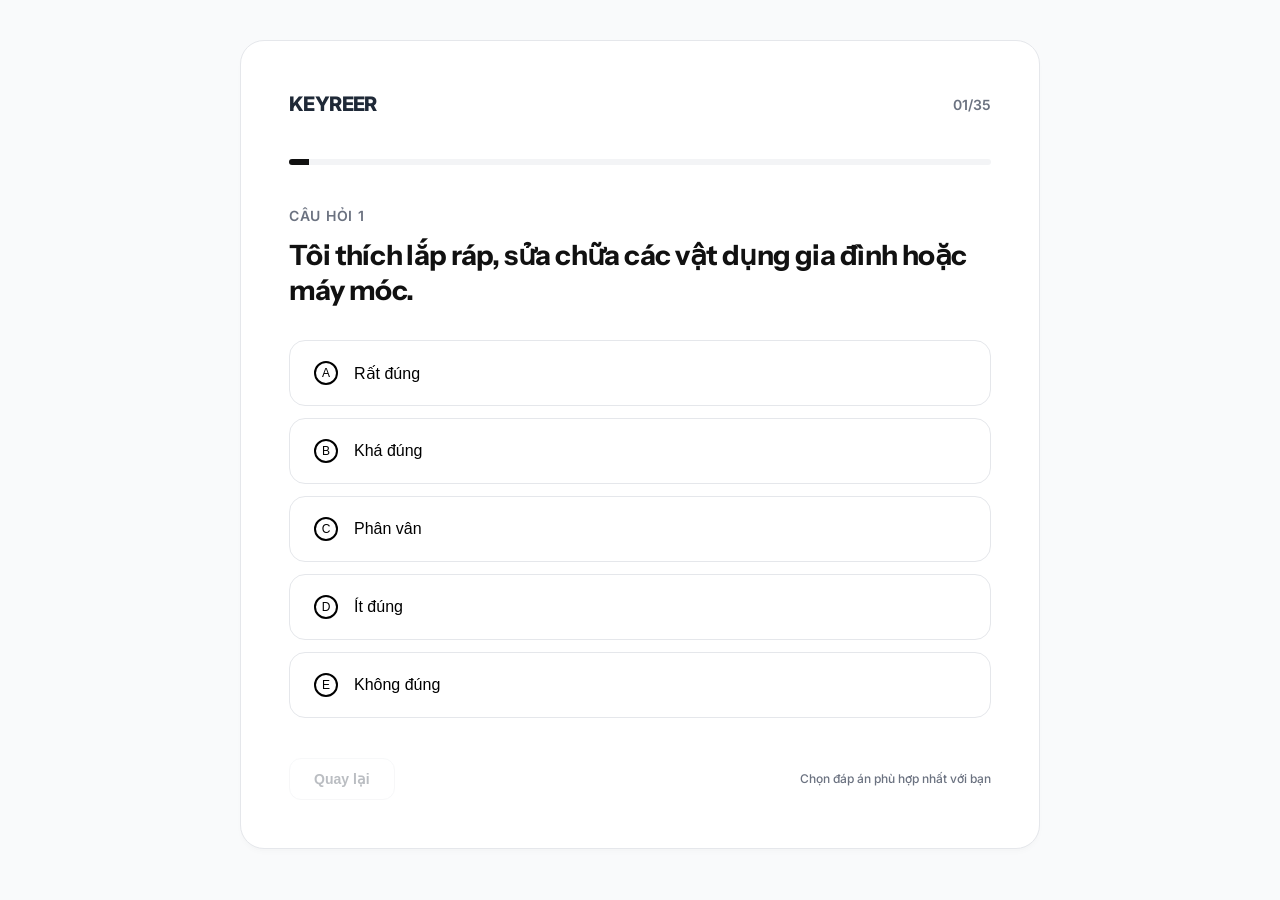
<file: Step 2/index.html>
<!DOCTYPE html>
<html lang="vi">

<head>
  <meta charset="UTF-8">
  <meta name="viewport" content="width=device-width, initial-scale=1.0">
  <title>Trắc Nghiệm Định Hướng Nghề Nghiệp</title>

  <!-- Google Fonts -->
  <link rel="preconnect" href="https://fonts.googleapis.com">
  <link rel="preconnect" href="https://fonts.gstatic.com" crossorigin>
  <link
    href="https://fonts.googleapis.com/css2?family=Inter:wght@400;500;600;700;800&family=Instrument+Sans:ital,wght@0,400..700;1,400..700&display=swap"
    rel="stylesheet">

  <style>
    :root {
      --primary: #111111;
      --accent: #FF5A5F;
      --bg: #F9FAFB;
      --card-bg: #FFFFFF;
      --border: #E5E7EB;
      --text-main: #1F2937;
      --text-muted: #6B7280;
      --transition: all 0.3s cubic-bezier(0.4, 0, 0.2, 1);
    }

    * {
      margin: 0;
      padding: 0;
      box-sizing: border-box;
    }

    body {
      font-family: 'Inter', -apple-system, sans-serif;
      background-color: var(--bg);
      color: var(--text-main);
      line-height: 1.5;
      min-height: 100vh;
      display: flex;
      flex-direction: column;
    }

    /* Layout */
    .quiz-container {
      max-width: 800px;
      margin: 40px auto;
      width: 92%;
      flex-grow: 1;
    }

    .card {
      background: var(--card-bg);
      border: 1px solid var(--border);
      border-radius: 24px;
      padding: 48px;
      box-shadow: 0 4px 6px -1px rgba(0, 0, 0, 0.02), 0 2px 4px -1px rgba(0, 0, 0, 0.01);
      position: relative;
    }

    /* Progress */
    .progress-shell {
      width: 100%;
      height: 6px;
      background: #F3F4F6;
      border-radius: 100px;
      margin-bottom: 40px;
      overflow: hidden;
    }

    .progress-bar {
      height: 100%;
      background: var(--primary);
      width: 0%;
      transition: width 0.4s ease;
    }

    /* Question Styles */
    .question-header {
      margin-bottom: 32px;
    }

    .question-number {
      font-size: 0.875rem;
      font-weight: 600;
      text-transform: uppercase;
      letter-spacing: 0.05em;
      color: var(--text-muted);
      margin-bottom: 12px;
      display: block;
    }

    .question-text {
      font-family: 'Instrument Sans', sans-serif;
      font-size: 1.75rem;
      font-weight: 700;
      letter-spacing: -0.02em;
      line-height: 1.25;
      color: #111;
    }

    /* Choices */
    .choices-grid {
      display: flex;
      flex-direction: column;
      gap: 12px;
    }

    .choice-btn {
      width: 100%;
      padding: 20px 24px;
      background: #fff;
      border: 1.5px solid var(--border);
      border-radius: 16px;
      text-align: left;
      font-size: 1rem;
      font-weight: 500;
      cursor: pointer;
      transition: var(--transition);
      display: flex;
      align-items: center;
      gap: 16px;
    }

    .choice-btn:hover {
      border-color: #111;
      background: #FAFAFA;
      transform: translateY(-1px);
    }

    .choice-btn.selected {
      background: #111;
      border-color: #111;
      color: #fff;
    }

    .choice-icon {
      width: 24px;
      height: 24px;
      border: 2px solid currentColor;
      border-radius: 50%;
      display: flex;
      align-items: center;
      justify-content: center;
      font-size: 0.75rem;
      flex-shrink: 0;
    }

    /* Footer */
    .quiz-footer {
      margin-top: 40px;
      display: flex;
      justify-content: space-between;
      align-items: center;
    }

    .btn {
      padding: 12px 24px;
      border-radius: 12px;
      font-weight: 600;
      font-size: 0.875rem;
      cursor: pointer;
      transition: var(--transition);
      border: 1px solid transparent;
    }

    .btn-outline {
      background: transparent;
      border-color: var(--border);
      color: var(--text-main);
    }

    .btn-outline:hover:not(:disabled) {
      border-color: #111;
    }

    .btn-outline:disabled {
      opacity: 0.3;
      cursor: not-allowed;
    }

    /* Results */
    #resultScreen {
      display: none;
    }

    .result-header {
      text-align: center;
      margin-bottom: 40px;
    }

    .result-header h2 {
      font-size: 2.5rem;
      font-family: 'Instrument Sans', sans-serif;
      margin-bottom: 16px;
    }

    .score-overview {
      display: grid;
      grid-template-columns: repeat(auto-fit, minmax(120px, 1fr));
      gap: 16px;
      margin-bottom: 40px;
    }

    .score-card {
      padding: 20px;
      border-radius: 20px;
      background: #F9FAFB;
      text-align: center;
      border: 1px solid var(--border);
    }

    .score-val {
      font-size: 1.5rem;
      font-weight: 800;
      display: block;
      margin-bottom: 4px;
    }

    .score-label {
      font-size: 0.75rem;
      font-weight: 600;
      color: var(--text-muted);
      text-transform: uppercase;
    }

    .insight-grid {
      display: grid;
      grid-template-columns: 1fr 1fr;
      gap: 20px;
      margin-top: 24px;
    }

    .insight-box {
      padding: 24px;
      border-radius: 20px;
      background: #fff;
      border: 1px solid var(--border);
    }

    .insight-box h4 {
      font-size: 1rem;
      margin-bottom: 12px;
      display: flex;
      align-items: center;
      gap: 8px;
    }

    .insight-box p {
      font-size: 0.875rem;
      color: var(--text-muted);
      line-height: 1.6;
    }

    .jobs-section {
      margin-top: 40px;
      padding-top: 40px;
      border-top: 1px solid var(--border);
    }

    .jobs-grid {
      display: flex;
      flex-wrap: wrap;
      gap: 12px;
      margin-top: 20px;
    }

    .job-chip {
      padding: 8px 16px;
      background: #F3F4F6;
      border-radius: 100px;
      font-size: 0.875rem;
      font-weight: 500;
    }

    .section-label {
      font-size: 0.875rem;
      font-weight: 700;
      text-transform: uppercase;
      letter-spacing: 0.05em;
      color: #111;
    }

    .result-actions {
      display: flex;
      gap: 12px;
      margin-top: 48px;
      justify-content: center;
    }

    .btn-solid {
      background: #111;
      color: #fff;
      padding: 14px 32px;
    }

    .btn-solid:hover {
      background: #333;
      transform: translateY(-2px);
    }

    /* Animations */
    @keyframes slideIn {
      from {
        opacity: 0;
        transform: translateY(10px);
      }

      to {
        opacity: 1;
        transform: translateY(0);
      }
    }

    .animate-in {
      animation: slideIn 0.4s ease forwards;
    }

    @media (max-width: 640px) {
      .card {
        padding: 24px;
      }

      .question-text {
        font-size: 1.5rem;
      }

      .insight-grid {
        grid-template-columns: 1fr;
      }
    }
  </style>
</head>

<body>

  <div class="quiz-container">
    <div class="card" id="quizCard">
      <!-- Top Nav -->
      <div id="topBar"
        style="display: flex; justify-content: space-between; align-items: center; margin-bottom: 40px;">
        <div style="font-weight: 800; font-size: 1.25rem; letter-spacing: -0.03em;">KEYREER</div>
        <div style="font-size: 0.875rem; font-weight: 600; color: var(--text-muted);" id="qCount">01/35</div>
      </div>

      <!-- Progress -->
      <div class="progress-shell" id="progressShell">
        <div class="progress-bar" id="progressBar"></div>
      </div>

      <!-- Question Area -->
      <div id="questionArea">
        <!-- Injected by JS -->
      </div>

      <!-- Result Screen -->
      <div id="resultScreen">
        <!-- Injected by JS -->
      </div>

      <!-- Footer Nav -->
      <div class="quiz-footer" id="quizFooter">
        <button class="btn btn-outline" id="prevBtn" onclick="prevQuestion()" disabled>Quay lại</button>
        <div id="hdrBlock" style="text-align: center; color: var(--text-muted); font-size: 0.75rem; font-weight: 500;">
          Chọn đáp án phù hợp nhất với bạn
        </div>
      </div>
    </div>
  </div>

  <script>
    const questions = [
      { id: 1, text: "Tôi thích lắp ráp, sửa chữa các vật dụng gia đình hoặc máy móc.", group: "R" },
      { id: 2, text: "Tôi thích làm việc với các công cụ, thiết bị kỹ thuật.", group: "R" },
      { id: 3, text: "Tôi thích các hoạt động ngoài trời, vận động tay chân.", group: "R" },
      { id: 4, text: "Tôi thích tìm hiểu cách thức vận động của các loại máy móc.", group: "R" },
      { id: 5, text: "Tôi là người thực tế, thích làm việc với đồ vật hơn là con người.", group: "R" },

      { id: 6, text: "Tôi thích quan sát, học hỏi và giải quyết các vấn đề toán học, khoa học.", group: "I" },
      { id: 7, text: "Tôi thích đọc các bài báo về khoa học, công nghệ mới.", group: "I" },
      { id: 8, text: "Tôi thích phân tích dữ liệu và tìm ra quy luật đằng sau chúng.", group: "I" },
      { id: 9, text: "Tôi thường đặt câu hỏi 'Tại sao' trước mọi hiện tượng.", group: "I" },
      { id: 10, text: "Tôi thích làm việc độc lập để nghiên cứu một vấn đề.", group: "I" },

      { id: 11, text: "Tôi thích vẽ, thiết kế hoặc chụp ảnh.", group: "A" },
      { id: 12, text: "Tôi thích viết lách, sáng tạo nội dung hoặc kể chuyện.", group: "A" },
      { id: 13, text: "Tôi thích nghe nhạc, chơi nhạc cụ hoặc tham gia các hoạt động nghệ thuật.", group: "A" },
      { id: 14, text: "Tôi thích trang trí nhà cửa, phối đồ thời trang.", group: "A" },
      { id: 15, text: "Tôi là người nhạy cảm, giàu trí tưởng tượng và yêu cái đẹp.", group: "A" },

      { id: 16, text: "Tôi thích giúp đỡ mọi người xung quanh khi họ gặp khó khăn.", group: "S" },
      { id: 17, text: "Tôi thích giảng dạy, truyền đạt kiến thức cho người khác.", group: "S" },
      { id: 18, text: "Tôi thích làm việc trong các dự án cộng đồng, thiện nguyện.", group: "S" },
      { id: 19, text: "Mọi người thường tìm đến tôi để tâm sự và xin lời khuyên.", group: "S" },
      { id: 20, text: "Tôi thích làm việc trong môi trường tập thể, kết nối mọi người.", group: "S" },

      { id: 21, text: "Tôi thích thuyết phục người khác đồng ý với ý kiến của mình.", group: "E" },
      { id: 22, text: "Tôi thích dẫn dắt, tổ chức các hoạt động hoặc đội nhóm.", group: "E" },
      { id: 23, text: "Tôi quan tâm đến kinh doanh, khởi nghiệp hoặc quản lý.", group: "E" },
      { id: 24, text: "Tôi thích đặt ra các mục tiêu cao và tìm cách đạt được chúng.", group: "E" },
      { id: 25, text: "Tôi là người tự tin, quyết đoán và có khả năng đàm phán.", group: "E" },

      { id: 26, text: "Tôi thích làm việc với các con số, dữ liệu và hồ sơ.", group: "C" },
      { id: 27, text: "Tôi thích sự ngăn nắp, kỷ luật và các quy tắc rõ ràng.", group: "C" },
      { id: 28, text: "Tôi thích lập kế hoạch chi tiết cho công việc và cuộc sống.", group: "C" },
      { id: 29, text: "Tôi thích kiểm tra các sai sót trong văn bản hoặc số liệu.", group: "C" },
      { id: 30, text: "Tôi là người cẩn thận, tỉ mỉ và đáng tin cậy.", group: "C" },

      { id: 31, text: "Tôi thích tự mình tạo ra những sản phẩm thủ công.", group: "R" },
      { id: 32, text: "Tôi thích khám phá những vùng đất mới và nghiên cứu về chúng.", group: "I" },
      { id: 33, text: "Tôi thường có những ý tưởng khác biệt so với số đông.", group: "A" },
      { id: 34, text: "Tôi cảm thấy hạnh phúc khi thấy người khác tiến bộ nhờ mình.", group: "S" },
      { id: 35, text: "Tôi thích môi trường làm việc năng động và đầy thử thách.", group: "E" }
    ];

    const groupMeta = {
      R: { name: "Kỹ thuật (Realistic)", icon: "⚙️", color: "blue", desc: "Người của hành động, thực tế và khéo léo." },
      I: { name: "Nghiên cứu (Investigative)", icon: "🔬", color: "purple", desc: "Người của tư duy, phân tích và logic." },
      A: { name: "Nghệ thuật (Artistic)", icon: "🎨", color: "pink", desc: "Người của sáng tạo, cảm xúc và trực giác." },
      S: { name: "Xã hội (Social)", icon: "🤝", color: "green", desc: "Người của kết nối, giúp đỡ và thấu hiểu." },
      E: { name: "Quản lý (Enterprising)", icon: "🚀", color: "orange", desc: "Người của dẫn dắt, mục tiêu và tầm nhìn." },
      C: { name: "Nghiệp vụ (Conventional)", icon: "📂", color: "gray", desc: "Người của quy trình, tổ chức và chi tiết." }
    };

    const careerMap = {
      R: ["Kỹ sư cơ khí", "Kỹ thuật viên điện", "Kiến trúc sư", "Công nghệ ô tô", "Lập trình viên phần cứng"],
      I: ["Nhà khoa học dữ liệu", "Phân tích tài chính", "Nhà nghiên cứu", "Lập trình viên AI", "Y bác sĩ"],
      A: ["Thiết kế đồ họa", "Kiến trúc sư cảnh quan", "Content Creator", "Đạo diễn", "Copywriter"],
      S: ["Quản trị nhân sự", "Chuyên gia tâm lý", "Giáo viên", "Quan hệ công chúng", "Chăm sóc khách hàng"],
      E: ["Quản trị kinh doanh", "Marketing Manager", "Luật sư", "Chuyên viên bán hàng", "Startup Founder"],
      C: ["Kế toán", "Kiểm toán", "Phân tích nghiệp vụ", "Quản lý vận hành", "Data Entry Specialist"]
    };

    let currentIndex = 0;
    let answers = {};

    function showQuestion() {
      const q = questions[currentIndex];
      const area = document.getElementById('questionArea');

      // Update Top Nav
      document.getElementById('qCount').textContent = `${(currentIndex + 1).toString().padStart(2, '0')}/${questions.length}`;

      // Update Progress
      const progress = ((currentIndex + 1) / questions.length) * 100;
      document.getElementById('progressBar').style.width = `${progress}%`;

      // Render Question
      area.innerHTML = `
        <div class="animate-in">
          <div class="question-header">
            <span class="question-number">Câu hỏi ${q.id}</span>
            <h3 class="question-text">${q.text}</h3>
          </div>
          <div class="choices-grid">
            <button class="choice-btn ${answers[q.id] === 5 ? 'selected' : ''}" onclick="saveAnswer(${q.id}, 5)">
              <span class="choice-icon">A</span> Rất đúng
            </button>
            <button class="choice-btn ${answers[q.id] === 4 ? 'selected' : ''}" onclick="saveAnswer(${q.id}, 4)">
              <span class="choice-icon">B</span> Khá đúng
            </button>
            <button class="choice-btn ${answers[q.id] === 3 ? 'selected' : ''}" onclick="saveAnswer(${q.id}, 3)">
              <span class="choice-icon">C</span> Phân vân
            </button>
            <button class="choice-btn ${answers[q.id] === 2 ? 'selected' : ''}" onclick="saveAnswer(${q.id}, 2)">
              <span class="choice-icon">D</span> Ít đúng
            </button>
            <button class="choice-btn ${answers[q.id] === 1 ? 'selected' : ''}" onclick="saveAnswer(${q.id}, 1)">
              <span class="choice-icon">E</span> Không đúng
            </button>
          </div>
        </div>
      `;

      document.getElementById('prevBtn').disabled = currentIndex === 0;
    }

    function saveAnswer(qId, val) {
      answers[qId] = val;
      showQuestion(); // re-render to show selection

      // Auto-advance
      setTimeout(() => {
        if (currentIndex < questions.length - 1) {
          currentIndex++;
          showQuestion();
        } else {
          showResult();
        }
      }, 300);
    }

    function prevQuestion() {
      if (currentIndex > 0) {
        currentIndex--;
        showQuestion();
      }
    }

    function showResult() {
      // Calculate scores
      let groupScores = { R: 0, I: 0, A: 0, S: 0, E: 0, C: 0 };
      let groupCounts = { R: 0, I: 0, A: 0, S: 0, E: 0, C: 0 };

      questions.forEach(q => {
        if (answers[q.id]) {
          groupScores[q.group] += answers[q.id];
          groupCounts[q.group]++;
        }
      });

      // Normalize to 100% scale (Max score per question is 5)
      const scores = {};
      Object.keys(groupScores).forEach(g => {
        scores[g] = Math.round((groupScores[g] / (groupCounts[g] * 5)) * 100);
      });

      const sorted = Object.entries(scores).sort((a, b) => b[1] - a[1]);
      const topGroup = sorted[0][0];
      const topInfo = groupMeta[topGroup];

      // Build data for Step 3
      const finalResult = {
        scores,
        sorted,
        topGroup,
        groupDetails: groupMeta,
        timestamp: new Date().toISOString()
      };
      localStorage.setItem('keyreer_result', JSON.stringify(finalResult));

      // Build UI
      const scoreRowsHtml = sorted.map(([g, val]) => `
        <div class="score-card">
          <span class="score-val">${val}%</span>
          <span class="score-label">${groupMeta[g].name.split(' ')[0]}</span>
        </div>
      `).join('');

      const insights = [
        { t: "Thế mạnh", d: `Bạn có xu hướng phát triển mạnh mẽ trong các môi trường ${topInfo.name.toLowerCase()}.` },
        { t: "Tính cách", d: topInfo.desc },
        { t: "Môi trường", d: "Ưu tiên không gian làm việc có tính linh hoạt và đề cao kết quả thực tế." },
        { t: "Cơ hội", d: "Phù hợp với các vị trí yêu cầu chuyên môn sâu hoặc khả năng quản lý đội nhóm." }
      ];

      const insightHtml = insights.map(i => `
        <div class="insight-box">
          <h4>${i.t}</h4>
          <p>${i.d}</p>
        </div>
      `).join('');

      const jobChips = careerMap[topGroup].map(j => `<span class="job-chip">${j}</span>`).join('');

      const resultArea = document.getElementById('resultScreen');
      resultArea.innerHTML = `
        <div class="result-header">
          <div style="font-size: 3.5rem; margin-bottom: 20px;">${topInfo.icon}</div>
          <span class="section-label" style="color:var(--text-muted)">Kết quả của bạn là</span>
          <h2>${topInfo.name}</h2>
          <p style="color:var(--text-muted); max-width: 500px; margin: 0 auto;">
            Dựa trên 35 câu trả lời, bạn thuộc nhóm người có thiên hướng <strong>${topInfo.name}</strong>. 
            Đây là nhóm có những đặc điểm nổi bật phù hợp với thị trường hiện đại.
          </p>
        </div>

        <!-- Score overview -->
        <div class="section-label" style="margin-bottom:12px">Điểm số theo nhóm định hướng</div>
        <div class="score-overview" style="margin-bottom:28px">${scoreRowsHtml}</div>

        <!-- 4 Insight blocks -->
        <div class="section-label" style="margin-bottom:14px">Phân tích chuyên sâu · ${topInfo.icon} ${topInfo.name}</div>
        <div class="insight-grid">${insightHtml}</div>

        <!-- Jobs -->
        <div class="jobs-section">
          <div class="section-label">Nghề nghiệp phù hợp</div>
          <div class="jobs-grid">${jobChips}</div>
        </div>

        <!-- Actions -->
        <div class="result-actions">
          <button class="btn btn-ghost" onclick="window.location.href='/homepage-career-main/'">← Trang chủ</button>
          <button class="btn btn-outline" onclick="restart()">Làm lại</button>
          <button class="btn btn-solid" onclick="window.location.href='/Step 3/'">Khám phá nghề nghiệp →</button>
        </div>
      `;

      // Transition to result
      const card = document.querySelector('.card');
      card.style.transition = 'opacity 0.3s ease';
      card.style.opacity = '0';

      setTimeout(() => {
        document.getElementById('questionArea').style.display = 'none';
        document.getElementById('quizFooter').style.display = 'none';
        document.getElementById('hdrBlock').style.display = 'none';
        document.getElementById('topBar').style.display = 'none';
        document.getElementById('progressShell').style.display = 'none';
        document.getElementById('resultScreen').style.display = 'block';

        card.style.opacity = '1';

        // Auto-scroll to top of result
        window.scrollTo({ top: 0, behavior: 'smooth' });
      }, 300);
    }

    function restart() {
      location.reload();
    }

    // Init
    showQuestion();
  </script>
</body>

</html>
</file>
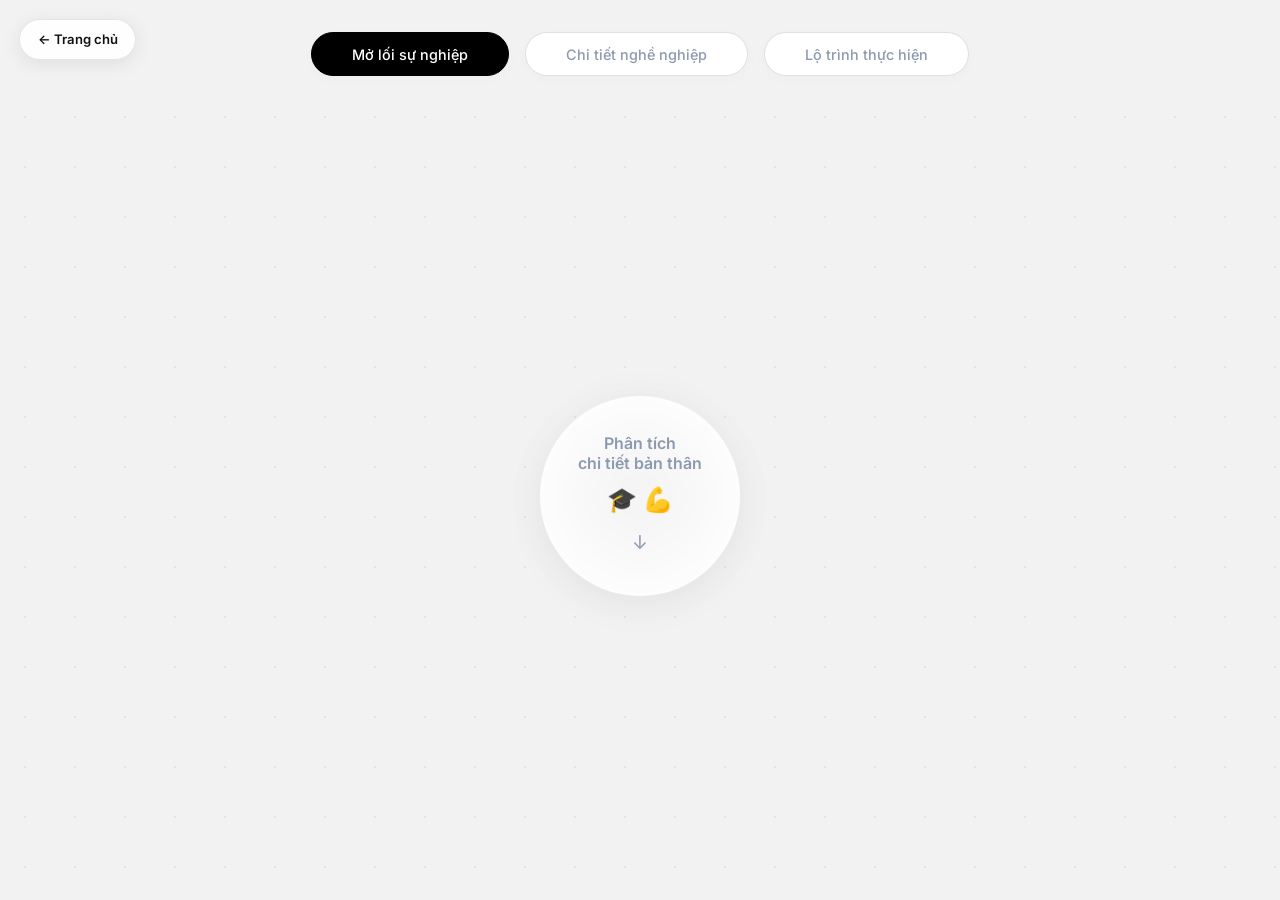
<file: Step 3/index.html>
<!DOCTYPE html>
<html lang="vi">

<head>
    <meta charset="UTF-8">
    <meta name="viewport" content="width=device-width, initial-scale=1.0">
    <title>Matrix | Định Hướng Nghề Nghiệp Gen Z</title>
    <meta name="description"
        content="Website định hướng nghề nghiệp phong cách tối giản dành cho thế hệ Gen Z. Khám phá bản thân và tìm kiếm lộ trình sự nghiệp phù hợp.">
    <link rel="preconnect" href="https://fonts.googleapis.com">
    <link rel="preconnect" href="https://fonts.gstatic.com" crossorigin>
    <link
        href="https://fonts.googleapis.com/css2?family=Inter:wght@300;400;600;800&family=Instrument+Sans:ital,wght@0,400..700;1,400..700&display=swap"
        rel="stylesheet">
    <link rel="stylesheet" href="/Step 3/style.css">
    <style>
        .home-btn {
            position: fixed;
            top: 1.2rem;
            left: 1.2rem;
            z-index: 9999;
            display: flex;
            align-items: center;
            gap: 0.4rem;
            padding: 0.55rem 1.1rem;
            background: rgba(255,255,255,0.92);
            backdrop-filter: blur(10px);
            -webkit-backdrop-filter: blur(10px);
            border: 1px solid rgba(0,0,0,0.1);
            border-radius: 100px;
            font-family: inherit;
            font-size: 0.82rem;
            font-weight: 600;
            color: #111;
            text-decoration: none;
            cursor: pointer;
            box-shadow: 0 4px 20px rgba(0,0,0,0.08);
            transition: all 0.2s ease;
        }
        .home-btn:hover {
            background: #fff;
            box-shadow: 0 6px 28px rgba(0,0,0,0.14);
            transform: translateY(-1px);
        }
    </style>
</head>

<body>
    <!-- 
    <nav class="navbar">
        <div class="logo">MATRIX</div>
        <ul class="nav-links">
            <li><a href="#about">Về chúng tôi</a></li>
            <li><a href="#careers">Nghề nghiệp</a></li>
            <li><a href="#test">Trắc nghiệm</a></li>
        </ul>
        <div class="nav-cta">
            <button class="btn btn-black">Bắt đầu</button>
        </div>
    </nav>
    -->

    <main>
        <!-- Back to Homepage Button -->
        <a href="/homepage-career-main/" class="home-btn">
            ← Trang chủ
        </a>
        <!-- Career Explorer View (from Screenshot) -->
        <section id="explorer" class="explorer-view">
            <div class="explorer-nav">
                <div class="nav-tab active" onclick="location.href='/Step 3/'">Mở lối sự nghiệp</div>
                <div class="nav-tab" id="tab-detail">Chi tiết nghề nghiệp</div>
                <div class="nav-tab" id="tab-roadmap">Lộ trình thực hiện</div>
            </div>

            <div class="matrix-canvas" id="matrix-canvas">
                <!-- Dots background will be handled by CSS -->
                <div class="matrix-grid"></div>

                <!-- Central Hub -->
                <div class="central-hub">
                    <div class="hub-content">
                        <p id="hub-title">Phân tích <br> chi tiết bản thân</p>
                        <div class="hub-icons">🎓 💪</div>
                        <div class="hub-arrow">↓</div>
                    </div>
                    <div class="hub-glow"></div>
                </div>

                <!-- Career Nodes (Generated by JS) -->
                <div id="career-nodes"></div>

                <!-- Strengths Modal (Full-Screen Typewriter) -->
                <div id="strengths-modal" class="modal">
                    <div class="modal-content-fullscreen">
                        <span class="close-modal">&times;</span>
                        <div class="typing-container">
                            <h2 id="typing-title"></h2>
                            <div id="typing-text"></div>
                        </div>
                    </div>
                </div>
            </div>
        </section>
    </main>

    <script src="/Step 3/main.js"></script>
</body>

</html>
</file>
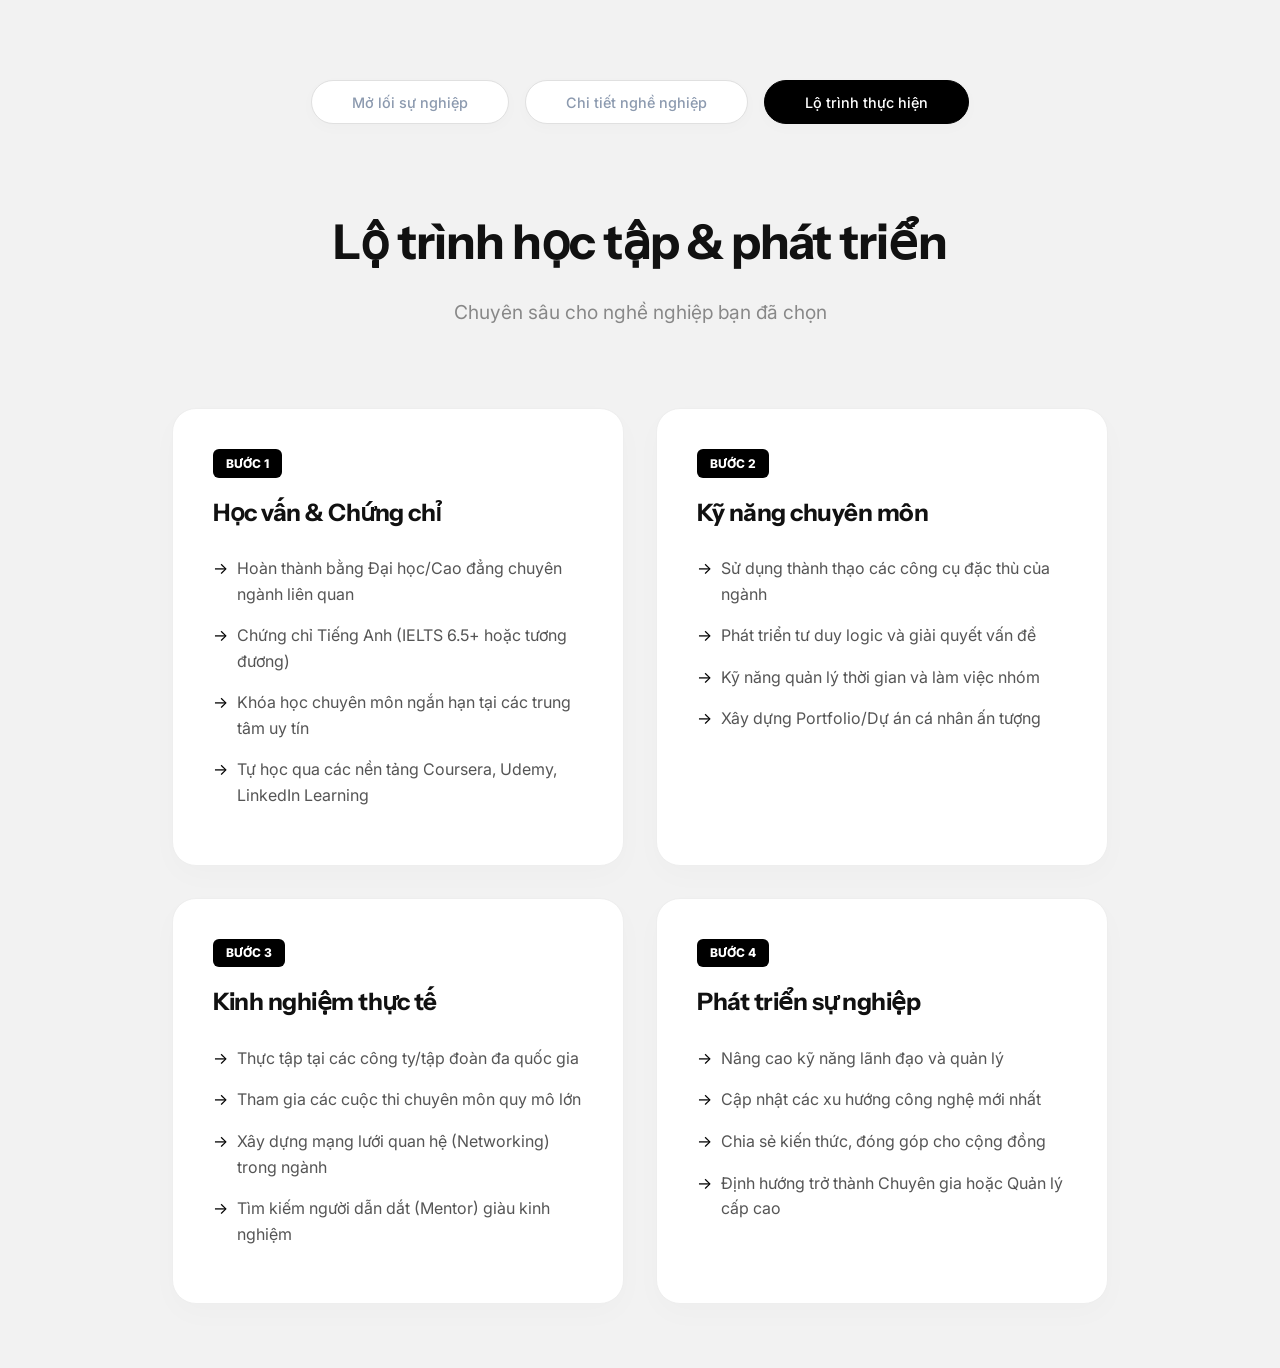
<file: Step 3/roadmap.html>
<!DOCTYPE html>
<html lang="vi">

<head>
    <meta charset="UTF-8">
    <meta name="viewport" content="width=device-width, initial-scale=1.0">
    <title>Roadmap | Lộ Trình Thực Hiện</title>
    <link rel="preconnect" href="https://fonts.googleapis.com">
    <link rel="preconnect" href="https://fonts.gstatic.com" crossorigin>
    <link
        href="https://fonts.googleapis.com/css2?family=Inter:wght@300;400;600;800&family=Instrument+Sans:ital,wght@0,400..700;1,400..700&display=swap"
        rel="stylesheet">
    <link rel="stylesheet" href="/Step 3/style.css">
    <style>
        body {
            overflow-y: auto;
        }

        .roadmap-view {
            min-height: 100vh;
            padding: 4rem 2rem;
            max-width: 1000px;
            margin: 0 auto;
        }

        .roadmap-header {
            text-align: center;
            margin-bottom: 5rem;
        }

        .roadmap-title {
            font-size: 3rem;
            margin-bottom: 1rem;
        }

        .roadmap-grid {
            display: grid;
            grid-template-columns: 1fr 1fr;
            gap: 2rem;
        }

        .roadmap-card {
            background: #fff;
            padding: 2.5rem;
            border-radius: 24px;
            border: 1px solid #eee;
            box-shadow: 0 10px 30px rgba(0, 0, 0, 0.02);
        }

        .roadmap-card h3 {
            font-size: 1.5rem;
            margin-bottom: 1.5rem;
            display: flex;
            align-items: center;
            gap: 1rem;
        }

        .roadmap-list {
            list-style: none;
        }

        .roadmap-list li {
            position: relative;
            padding-left: 1.5rem;
            margin-bottom: 1rem;
            color: #555;
        }

        .roadmap-list li::before {
            content: '→';
            position: absolute;
            left: 0;
            color: #000;
        }

        .badge-step {
            display: inline-block;
            padding: 0.3rem 0.8rem;
            background: #000;
            color: #fff;
            border-radius: 6px;
            font-size: 0.75rem;
            font-weight: 800;
            margin-bottom: 1rem;
        }

        @media (max-width: 768px) {
            .roadmap-grid {
                grid-template-columns: 1fr;
            }
        }
    </style>
</head>

<body>
    <main class="roadmap-view">
        <div class="explorer-nav" style="margin-top: 0; margin-bottom: 4rem; justify-content: center;">
            <div class="nav-tab" onclick="location.href='/Step 3/'">Mở lối sự nghiệp</div>
            <div class="nav-tab" id="tab-detail">Chi tiết nghề nghiệp</div>
            <div class="nav-tab active" id="tab-roadmap">Lộ trình thực hiện</div>
        </div>

        <div class="roadmap-header">
            <h1 class="roadmap-title">Lộ trình học tập & phát triển</h1>
            <p id="career-subtitle" style="color: #888; font-size: 1.2rem;">Chuyên sâu cho nghề nghiệp bạn đã chọn</p>
        </div>

        <div class="roadmap-grid">
            <div class="roadmap-card">
                <span class="badge-step">BƯỚC 1</span>
                <h3>Học vấn & Chứng chỉ</h3>
                <ul class="roadmap-list">
                    <li>Hoàn thành bằng Đại học/Cao đẳng chuyên ngành liên quan</li>
                    <li>Chứng chỉ Tiếng Anh (IELTS 6.5+ hoặc tương đương)</li>
                    <li>Khóa học chuyên môn ngắn hạn tại các trung tâm uy tín</li>
                    <li>Tự học qua các nền tảng Coursera, Udemy, LinkedIn Learning</li>
                </ul>
            </div>

            <div class="roadmap-card">
                <span class="badge-step">BƯỚC 2</span>
                <h3>Kỹ năng chuyên môn</h3>
                <ul class="roadmap-list">
                    <li>Sử dụng thành thạo các công cụ đặc thù của ngành</li>
                    <li>Phát triển tư duy logic và giải quyết vấn đề</li>
                    <li>Kỹ năng quản lý thời gian và làm việc nhóm</li>
                    <li>Xây dựng Portfolio/Dự án cá nhân ấn tượng</li>
                </ul>
            </div>

            <div class="roadmap-card">
                <span class="badge-step">BƯỚC 3</span>
                <h3>Kinh nghiệm thực tế</h3>
                <ul class="roadmap-list">
                    <li>Thực tập tại các công ty/tập đoàn đa quốc gia</li>
                    <li>Tham gia các cuộc thi chuyên môn quy mô lớn</li>
                    <li>Xây dựng mạng lưới quan hệ (Networking) trong ngành</li>
                    <li>Tìm kiếm người dẫn dắt (Mentor) giàu kinh nghiệm</li>
                </ul>
            </div>

            <div class="roadmap-card">
                <span class="badge-step">BƯỚC 4</span>
                <h3>Phát triển sự nghiệp</h3>
                <ul class="roadmap-list">
                    <li>Nâng cao kỹ năng lãnh đạo và quản lý</li>
                    <li>Cập nhật các xu hướng công nghệ mới nhất</li>
                    <li>Chia sẻ kiến thức, đóng góp cho cộng đồng</li>
                    <li>Định hướng trở thành Chuyên gia hoặc Quản lý cấp cao</li>
                </ul>
            </div>
        </div>
    </main>

    <script>
        const urlParams = new URLSearchParams(window.location.search);
        const careerName = urlParams.get('career');
        if (careerName) {
            document.getElementById('career-subtitle').textContent = `Lộ trình phát triển chuyên sâu cho: ${careerName}`;
            document.title = `Roadmap | ${careerName}`;

            // Link tab detail
            const tabDetail = document.getElementById('tab-detail');
            tabDetail.onclick = () => location.href = `/Step 3/timeline.html?career=${encodeURIComponent(careerName)}`;
        }
    </script>
</body>

</html>
</file>
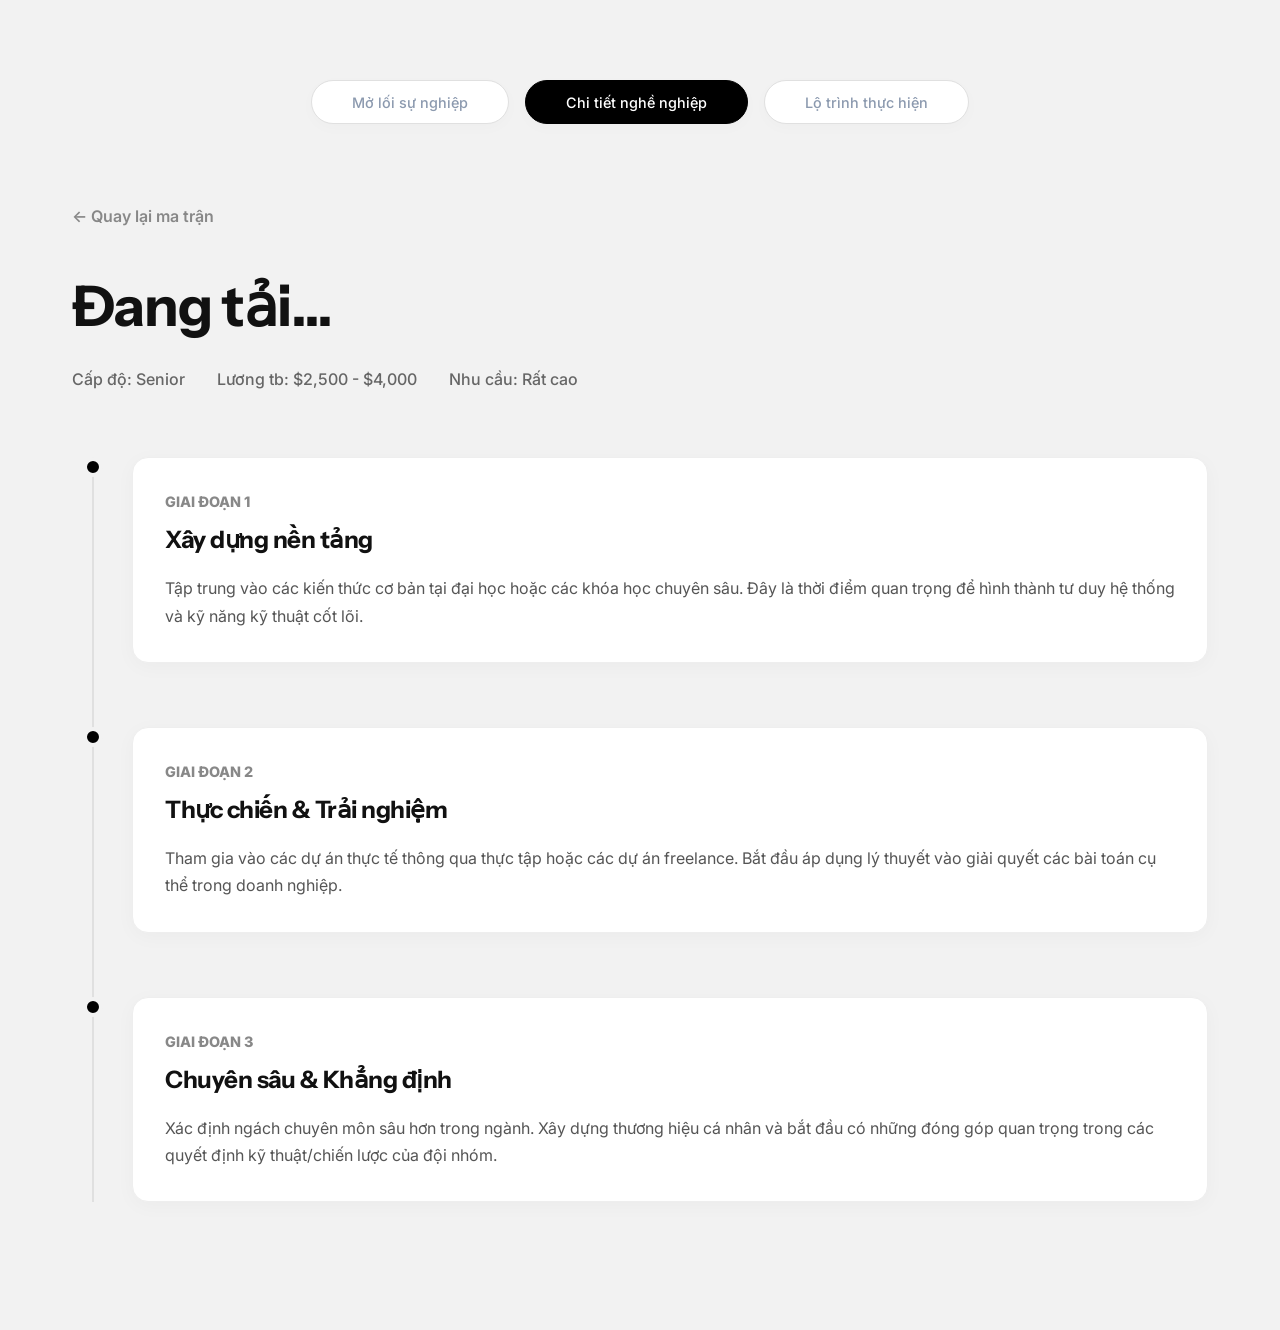
<file: Step 3/timeline.html>
<!DOCTYPE html>
<html lang="vi">

<head>
    <meta charset="UTF-8">
    <meta name="viewport" content="width=device-width, initial-scale=1.0">
    <title>Timeline | Chi Tiết Nghề Nghiệp</title>
    <link rel="preconnect" href="https://fonts.googleapis.com">
    <link rel="preconnect" href="https://fonts.gstatic.com" crossorigin>
    <link
        href="https://fonts.googleapis.com/css2?family=Inter:wght@300;400;600;800&family=Instrument+Sans:ital,wght@0,400..700;1,400..700&display=swap"
        rel="stylesheet">
    <link rel="stylesheet" href="/Step 3/style.css">
    <style>
        body {
            overflow-y: auto;
        }

        .timeline-view {
            min-height: 100vh;
            padding: 4rem 2rem;
            max-width: 1200px;
            margin: 0 auto;
        }

        .career-header {
            margin-bottom: 4rem;
        }

        .career-title {
            font-size: 3.5rem;
            margin-bottom: 1rem;
        }

        .career-meta {
            display: flex;
            gap: 2rem;
            color: #666;
            font-weight: 500;
        }

        .timeline-container {
            position: relative;
            margin-top: 4rem;
        }

        .timeline-line {
            position: absolute;
            left: 20px;
            top: 0;
            bottom: 0;
            width: 2px;
            background: #e0e0e0;
        }

        .timeline-item {
            position: relative;
            padding-left: 60px;
            margin-bottom: 4rem;
        }

        .timeline-dot {
            position: absolute;
            left: 11px;
            top: 0;
            width: 20px;
            height: 20px;
            background: #000;
            border-radius: 50%;
            border: 4px solid #f2f2f2;
        }

        .timeline-content {
            background: #fff;
            padding: 2rem;
            border-radius: 16px;
            box-shadow: 0 4px 20px rgba(0, 0, 0, 0.03);
            border: 1px solid #eee;
        }

        .timeline-year {
            font-weight: 800;
            font-size: 0.9rem;
            color: #888;
            margin-bottom: 0.5rem;
            display: block;
        }

        .timeline-h3 {
            font-size: 1.5rem;
            margin-bottom: 1rem;
        }

        .timeline-desc {
            color: #555;
            font-size: 1rem;
            line-height: 1.7;
        }

        .back-btn {
            margin-bottom: 2rem;
            display: inline-block;
            font-weight: 600;
            color: #888;
        }

        .back-btn:hover {
            color: #000;
        }
    </style>
</head>

<body>
    <main class="timeline-view">
        <div class="explorer-nav" style="margin-top: 0; margin-bottom: 4rem; justify-content: center;">
            <div class="nav-tab" onclick="location.href='/Step 3/'">Mở lối sự nghiệp</div>
            <div class="nav-tab active" id="tab-detail">Chi tiết nghề nghiệp</div>
            <div class="nav-tab" id="tab-roadmap">Lộ trình thực hiện</div>
        </div>

        <a href="/Step 3/" class="back-btn">← Quay lại ma trận</a>

        <div class="career-header">
            <h1 class="career-title" id="career-name">Đang tải...</h1>
            <div class="career-meta">
                <span>Cấp độ: Senior</span>
                <span>Lương tb: $2,500 - $4,000</span>
                <span>Nhu cầu: Rất cao</span>
            </div>
        </div>

        <div class="timeline-container">
            <div class="timeline-line"></div>

            <div class="timeline-item">
                <div class="timeline-dot"></div>
                <div class="timeline-content">
                    <span class="timeline-year">GIAI ĐOẠN 1</span>
                    <h3 class="timeline-h3">Xây dựng nền tảng</h3>
                    <p class="timeline-desc">Tập trung vào các kiến thức cơ bản tại đại học hoặc các khóa học chuyên sâu. Đây là thời điểm quan trọng để hình thành tư duy hệ thống và kỹ năng kỹ thuật cốt lõi.</p>
                </div>
            </div>

            <div class="timeline-item">
                <div class="timeline-dot"></div>
                <div class="timeline-content">
                    <span class="timeline-year">GIAI ĐOẠN 2</span>
                    <h3 class="timeline-h3">Thực chiến & Trải nghiệm</h3>
                    <p class="timeline-desc">Tham gia vào các dự án thực tế thông qua thực tập hoặc các dự án freelance. Bắt đầu áp dụng lý thuyết vào giải quyết các bài toán cụ thể trong doanh nghiệp.</p>
                </div>
            </div>

            <div class="timeline-item">
                <div class="timeline-dot"></div>
                <div class="timeline-content">
                    <span class="timeline-year">GIAI ĐOẠN 3</span>
                    <h3 class="timeline-h3">Chuyên sâu & Khẳng định</h3>
                    <p class="timeline-desc">Xác định ngách chuyên môn sâu hơn trong ngành. Xây dựng thương hiệu cá nhân và bắt đầu có những đóng góp quan trọng trong các quyết định kỹ thuật/chiến lược của đội nhóm.</p>
                </div>
            </div>
        </div>
    </main>

    <script>
        const urlParams = new URLSearchParams(window.location.search);
        const careerName = urlParams.get('career');
        if (careerName) {
            document.getElementById('career-name').textContent = careerName;
            document.title = `${careerName} | Chi Tiết Nghề Nghiệp`;
            
            // Link tab roadmap
            const tabRoadmap = document.getElementById('tab-roadmap');
            tabRoadmap.onclick = () => location.href = `/Step 3/roadmap.html?career=${encodeURIComponent(careerName)}`;
        }
    </script>
</body>

</html>
</file>
<file: Step 3/style.css>
:root {
    --bg-color: #f2f2f2;
    --text-color: #111111;
    --accent-color: #000000;
    --secondary-color: #ffffff;
    --border-color: #d1d1d1;
    --font-main: 'Inter', sans-serif;
    --font-heading: 'Instrument Sans', sans-serif;
    --transition: all 0.4s cubic-bezier(0.23, 1, 0.32, 1);
}

* {
    margin: 0;
    padding: 0;
    box-sizing: border-box;
}

html {
    scroll-behavior: smooth;
}

body {
    background-color: var(--bg-color);
    color: var(--text-color);
    font-family: var(--font-main);
    line-height: 1.6;
    overflow: hidden;
}

h1,
h2,
h3 {
    font-family: var(--font-heading);
    font-weight: 700;
    letter-spacing: -0.02em;
}

a {
    text-decoration: none;
    color: inherit;
    transition: var(--transition);
}

/* Buttons */
.btn {
    padding: 0.8rem 2rem;
    border: none;
    font-size: 0.9rem;
    font-weight: 600;
    cursor: pointer;
    transition: var(--transition);
    border-radius: 4px;
}

.btn-black {
    background: var(--accent-color);
    color: white;
}

.btn-black:hover {
    background: #333333;
    transform: translateY(-2px);
}

.btn-outline {
    background: transparent;
    border: 1px solid var(--accent-color);
    color: var(--accent-color);
}

.btn-outline:hover {
    background: var(--accent-color);
    color: white;
}

.btn-white {
    background: #ffffff;
    color: #000000;
}

/* Animations */
.reveal-text {
    animation: reveal 1s cubic-bezier(0.77, 0, 0.175, 1);
}

@keyframes reveal {
    0% {
        transform: translateY(100%);
        opacity: 0;
    }

    100% {
        transform: translateY(0);
        opacity: 1;
    }
}

.fade-in {
    animation: fadeIn 1.5s ease forwards;
    opacity: 0;
}

@keyframes fadeIn {
    to {
        opacity: 1;
    }
}

/* Career Explorer View - Minimalism Gray */
.explorer-view {
    height: 100vh;
    width: 100vw;
    background: #f2f2f2;
    position: relative;
    overflow: hidden;
    display: flex;
    flex-direction: column;
    align-items: center;
}

.matrix-grid {
    position: absolute;
    top: 0;
    left: 0;
    right: 0;
    bottom: 0;
    background-image: radial-gradient(#d1dae5 1px, transparent 1px);
    background-size: 50px 50px;
    opacity: 0.6;
}

.explorer-nav {
    display: flex;
    gap: 1rem;
    padding: 1rem;
    margin-top: 1rem;
    z-index: 10;
}

.nav-tab {
    padding: 0.6rem 2.5rem;
    background: #ffffff;
    border: 1px solid #e0e0e0;
    border-radius: 50px;
    font-size: 0.9rem;
    color: #8c9aaf;
    font-weight: 500;
    cursor: pointer;
    transition: var(--transition);
    box-shadow: 0 4px 15px rgba(0, 0, 0, 0.02);
}

.nav-tab.active {
    background: #000000;
    color: #ffffff;
    border-color: #000000;
}

.matrix-canvas {
    flex-grow: 1;
    width: 100%;
    position: relative;
    display: flex;
    align-items: center;
    justify-content: center;
}

/* Central Hub */
.central-hub {
    position: relative;
    width: 200px;
    height: 200px;
    background: #ffffff;
    border-radius: 50%;
    display: flex;
    align-items: center;
    justify-content: center;
    text-align: center;
    z-index: 5;
    box-shadow: 0 10px 40px rgba(0, 0, 0, 0.05);
    cursor: pointer;
    transition: transform 0.3s ease, box-shadow 0.3s ease;
}

.central-hub:hover {
    transform: scale(1.05);
    box-shadow: 0 15px 50px rgba(0, 0, 0, 0.1);
}

.hub-glow {
    position: absolute;
    top: -20px;
    left: -20px;
    right: -20px;
    bottom: -20px;
    background: radial-gradient(circle, rgba(0, 0, 0, 0.05) 0%, transparent 70%);
    border-radius: 50%;
    filter: blur(20px);
    z-index: -1;
}

.hub-content p {
    font-size: 1rem;
    font-weight: 600;
    color: #8c9aaf;
    line-height: 1.2;
    margin-bottom: 0.5rem;
}

.hub-icons {
    font-size: 1.5rem;
    margin: 0.5rem 0;
}

.hub-arrow {
    color: #8c9aaf;
    font-size: 1.2rem;
}

/* Career Nodes */
.career-node {
    display: flex;
    align-items: center;
    gap: 0.8rem;
    position: absolute;
    transition: var(--transition);
    cursor: pointer;
    white-space: nowrap;
}

/* Wrapper to hold exact XY position */
.node-wrapper {
    position: absolute;
    width: 0;
    height: 0;
    display: flex;
    align-items: center;
    justify-content: center;
    z-index: 4;
}

/* Inner block to hold float animation independently */
.node-animator {
    position: relative;
    display: flex;
    align-items: center;
    justify-content: center;
}

/* Desktop Directional Sprouting */
@media (min-width: 769px) {
    .career-node.node-left {
        flex-direction: row-reverse;
        right: 0;
        top: 50%;
        transform: translateY(-50%);
    }

    .career-node.node-right {
        flex-direction: row;
        left: 0;
        top: 50%;
        transform: translateY(-50%);
    }
}

/* Mobile Sprouting & Optimizations */
@media (max-width: 768px) {
    .central-hub {
        width: 140px;
        height: 140px;
    }

    .hub-icons {
        font-size: 1.2rem;
    }

    .central-hub p {
        font-size: 0.85rem;
    }

    .node-label {
        font-size: 0.75rem;
        max-width: 90px;
        white-space: normal;
        text-align: center;
        line-height: 1.2;
    }

    .career-node {
        gap: 0.3rem;
        align-items: center;
    }

    /* On mobile, stack vertically and grow upwards/downwards */
    .career-node.node-top {
        flex-direction: column-reverse;
        bottom: 0;
        left: 50%;
        transform: translateX(-50%);
    }

    .career-node.node-bottom {
        flex-direction: column;
        top: 0;
        left: 50%;
        transform: translateX(-50%);
    }

    /* Keep tooltips on screen for mobile */
    .node-tooltip {
        position: fixed;
        bottom: 20px;
        left: 50%;
        transform: translateX(-50%) !important;
        top: auto;
        width: 90%;
        max-width: 320px;
        z-index: 3000;
        text-align: center;
        box-shadow: 0 -10px 30px rgba(0, 0, 0, 0.1);
    }

    .node-tooltip::after {
        display: none;
    }
}

.node-dot {
    width: 12px;
    height: 12px;
    border-radius: 50%;
    background: #2cb5f5;
}

.node-dot.green {
    background: #4caf50;
}

.node-dot.blue {
    background: #2cb5f5;
}

.node-label {
    font-size: 0.9rem;
    font-weight: 500;
    color: #556070;
    white-space: nowrap;
}

.career-node:hover {
    transform: scale(1.1);
    z-index: 10;
}

.career-node:hover .node-label {
    color: #000000;
}

.node-tooltip {
    position: absolute;
    bottom: 120%;
    left: 50%;
    transform: translateX(-50%) translateY(10px);
    background: #ffffff;
    color: #1a1a1a;
    padding: 1.2rem;
    border-radius: 16px;
    width: 240px;
    white-space: normal;
    opacity: 0;
    visibility: hidden;
    transition: all 0.3s cubic-bezier(0.23, 1, 0.32, 1);
    box-shadow: 0 12px 40px rgba(0, 0, 0, 0.08);
    pointer-events: none;
    z-index: 20;
    text-align: left;
    border: 1px solid #f0f0f0;
}

.node-tooltip::after {
    content: '';
    position: absolute;
    top: 100%;
    left: 50%;
    margin-left: -6px;
    border-width: 6px;
    border-style: solid;
    border-color: #ffffff transparent transparent transparent;
}

.career-node:hover .node-tooltip,
.node-tooltip:hover {
    opacity: 1;
    visibility: visible;
    transform: translateX(-50%) translateY(0);
    pointer-events: auto;
}

.tooltip-title {
    display: block;
    font-size: 1rem;
    font-weight: 700;
    color: #111;
    margin-bottom: 0.4rem;
}

.tooltip-desc {
    font-size: 0.85rem;
    color: #666;
    line-height: 1.5;
    margin-bottom: 1rem;
}

.tooltip-btn {
    display: block;
    padding: 0.6rem 1rem;
    background: #f5f5f5;
    color: #000;
    font-size: 0.8rem;
    font-weight: 600;
    border-radius: 8px;
    text-align: center;
    width: 100%;
    transition: background 0.3s ease;
    text-decoration: none;
}

.tooltip-btn:hover {
    background: #e0e0e0;
}

/* Modal - iOS Style Transition */
.modal {
    position: fixed;
    z-index: 2000;
    background: #f2f2f2;
    overflow: hidden;
    display: flex;
    align-items: center;
    justify-content: center;
    pointer-events: none;
    opacity: 0;
    /* iOS App open/close curve */
    transition: all 0.55s cubic-bezier(0.32, 0.72, 0, 1);
}

.modal.active {
    top: 0 !important;
    left: 0 !important;
    width: 100vw !important;
    height: 100vh !important;
    border-radius: 0 !important;
    opacity: 1;
    pointer-events: auto;
}

.modal-content-fullscreen {
    width: 100%;
    height: 100%;
    padding: 6rem;
    position: relative;
    display: flex;
    align-items: center;
    justify-content: center;
    color: #1a1a1a;
    max-width: 1000px;
    margin: 0 auto;
    /* Inner content animation */
    opacity: 0;
    transform: scale(0.95);
    transition: opacity 0.4s ease 0.15s, transform 0.55s cubic-bezier(0.32, 0.72, 0, 1) 0.1s;
}

.modal.active .modal-content-fullscreen {
    opacity: 1;
    transform: scale(1);
}

.typing-container {
    max-width: 800px;
    width: 100%;
}

#typing-title {
    font-size: 3.5rem;
    margin-bottom: 2rem;
    font-family: var(--font-heading);
    letter-spacing: -0.01em;
    color: #000;
    text-align: center;
}

#typing-text {
    font-size: 1.5rem;
    line-height: 1.6;
    color: #666;
    text-align: justify;
}

#typing-text strong {
    color: #000;
}

.close-modal {
    position: absolute;
    top: 4rem;
    right: 4rem;
    font-size: 1.5rem;
    cursor: pointer;
    color: #999;
    transition: color 0.3s ease;
    text-transform: uppercase;
    letter-spacing: 0.1em;
}

.close-modal:hover {
    color: #000;
}
</file>
